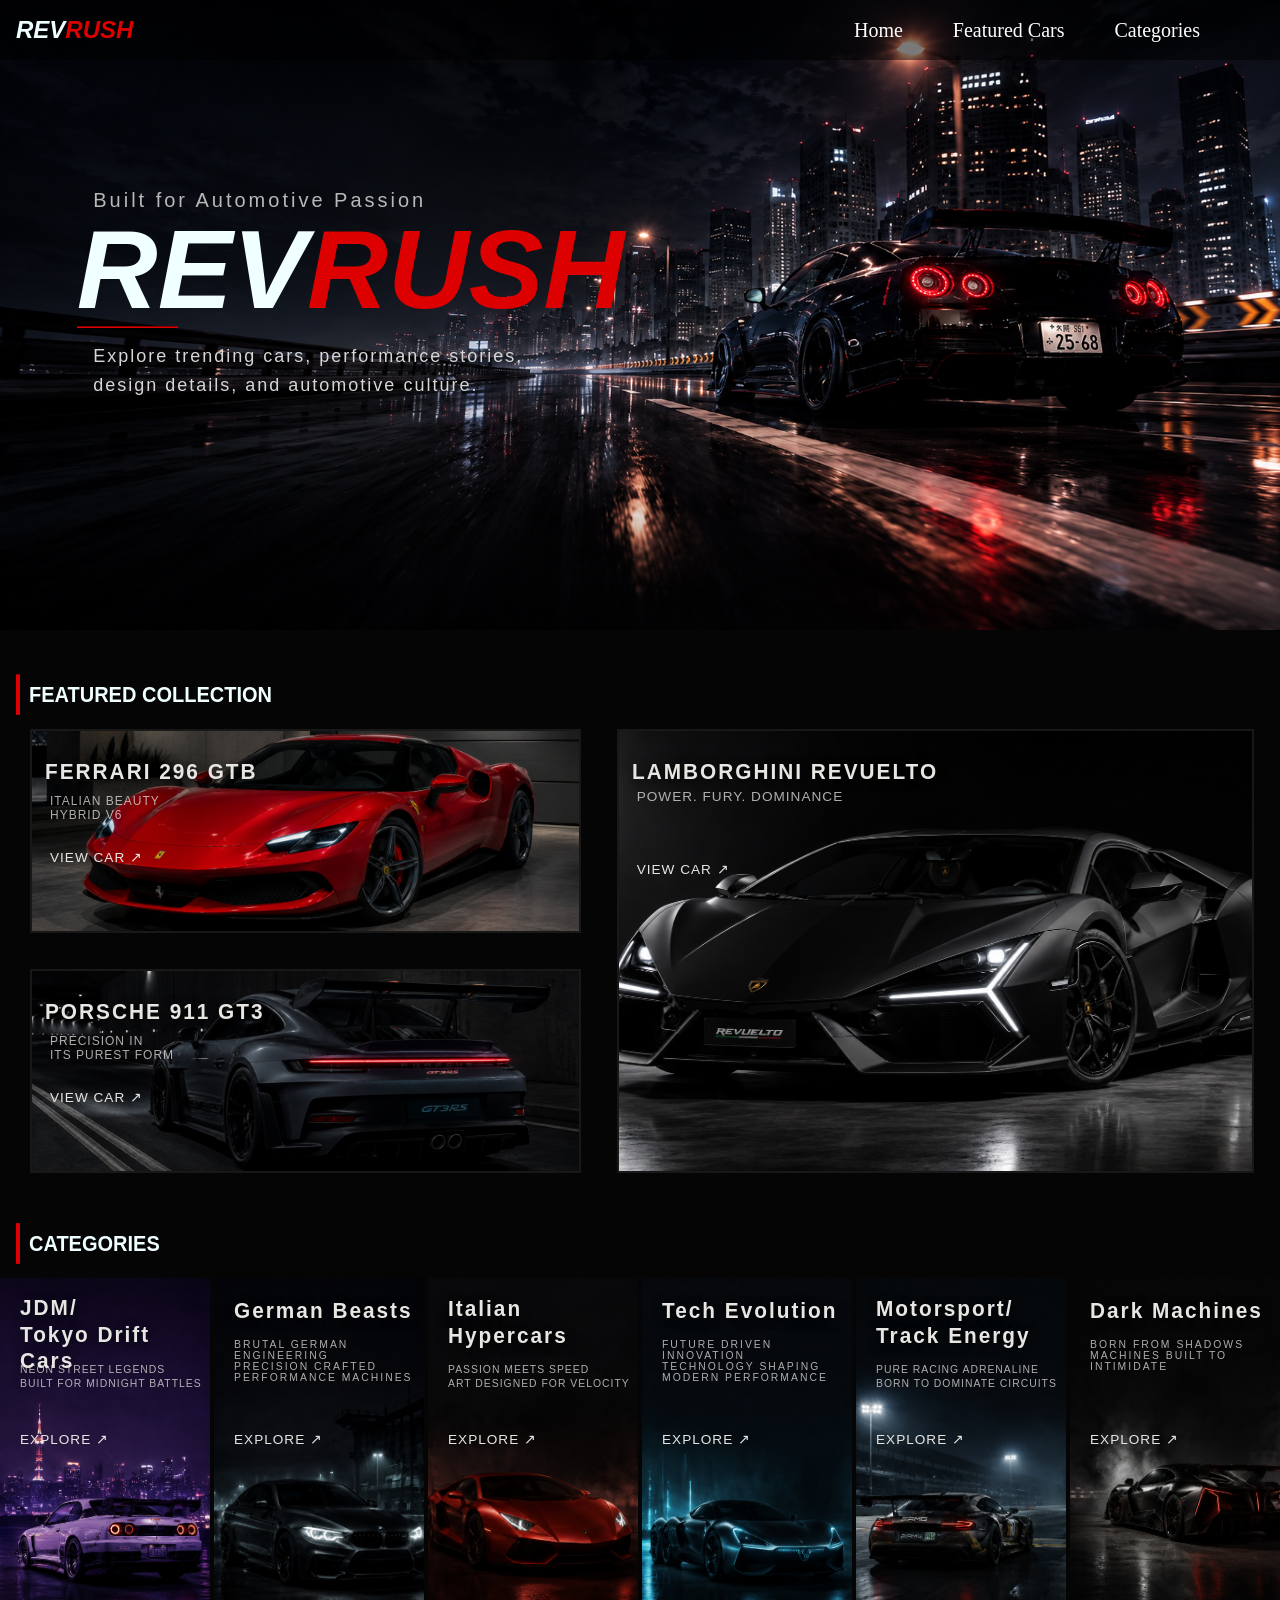
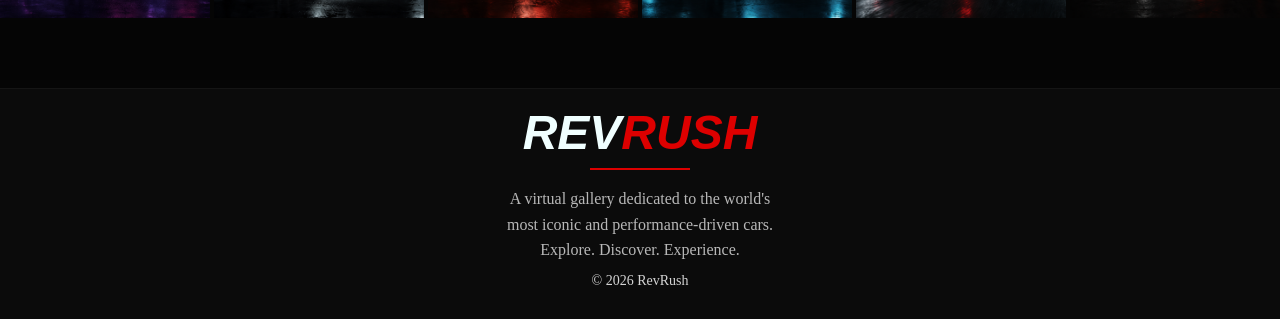
<file: index.html>
<!DOCTYPE html>
<html lang="en">
    <head>
        <meta charset = "UTF-8">
        <meta name="robots" content="index, follow, max-image-preview:large">
        <link rel = "stylesheet" href = "./styles.css" />
        <link rel="stylesheet" href="https://cdnjs.cloudflare.com/ajax/libs/font-awesome/6.5.1/css/all.min.css">
    </head>
    <body>
        
<!--Home section-->
        <section id="home">
        <!--Navigation bar-->
            <nav class="navbar">
                    <div class="logo">
                        <p>
                            <span class="white">REV</span><span class="red">RUSH</span>
                        </p>  
                    </div>
                    <!--Navigation items-->
                    <ul class="nav-links">
                        <li><a class="home" href="#home">Home</a></li>
                        <li><a class="featured" href="#featured">Featured Cars</a></li>
                        <li><a class="category" href="#categories">Categories</a></li>
                    </ul>
            </nav>
        <!--Home page main car image-->
                <img class = "car1" src = "car1-old-regenerated.png">
        <!--Bio and Subtitle-->
            <div class = "box1">
                <h3 class="bio">Built for Automotive Passion</h3>
                <h1>   
                    <span class="white">REV</span><span class="red">RUSH</span>
                </h1>
                <hr/>
                <p class = "bio2">Explore trending cars, performance stories,<br/>design details, and automotive culture.</p>
            </div>
        </section>

<!--Featured Section-->
        <section id="featured">
            <h2 class="subsection-featured">FEATURED COLLECTION</h2>
            <div class="featured-container">
            <!--Ferrari grid-->
                <div class="img2">
                    <img src="ferrari-gtb-featured-red-reseized-img2.png">
                    <div class="img2-name">FERRARI 296 GTB</div>
                    <div class="img2-specs">Italian beauty<br/>Hybrid v6</div>
                    <a href="ferrari-gtb.html" class="view-car">View car ↗</a>
                </div>
            <!--Porsche grid-->
                <div class="img3">
                    <img src="porsche-gt3-featured-grey-resized-img3.png">
                    <div class="img3-name">PORSCHE 911 GT3</div>
                    <div class="img3-specs">Precision In <br/>Its Purest Form</div>
                    <a href="porsche-gt3.html" class="view-car">View car ↗</a>
                </div>
            <!--Lamorghini grid-->
                <div class="img4">
                    <img src="Lamborghini Revuelto-original-black-featured.png">
                    <div class="img4-name">LAMBORGHINI REVUELTO</div>
                    <div class="img4-specs">Power. Fury. Dominance</div>
                    <a href="lamborghini.html" class="view-car-img4">View car ↗</a>
                </div> 
            </div>
        </section>
        
<!--Categories Section-->
        <section id="categories">
            <h2 class="subsection-categories">CATEGORIES</h2>
            <div class="categories-container">
            <!--JDM/Tokyo Cars category-->
                <div class="img5">
                    <img src="img5.png">
                    <div class="category-title">JDM/ <br/>Tokyo Drift Cars</div>
                    <div class="img5-specs">Neon Street Legends <br/>Built For Midnight Battles</div>
                    <a href="category-jdm.html" class="explore">Explore ↗</a>
                </div>
            <!--German Beasts category-->
                <div class="img6">
                    <img src="img6.png">
                    <div class="category-title">German Beasts</div>
                    <div class="img6-specs">Brutal German Engineering<br/>Precision Crafted Performance Machines</div>
                    <a href="category-german.html" class="explore">Explore ↗</a>
                </div>
            <!--Italian Hypercars category-->
                <div class="img7">
                    <img src="img7.png">
                    <div class="category-title">Italian <br/> Hypercars</div>
                    <div class="img7-specs">Passion Meets Speed <br/>Art Designed For Velocity</div>
                    <a href="category-italian.html" class="explore">Explore ↗</a>
                </div>
            <!--Tech Evolution category-->
                <div class="img8">
                    <img src="img8.png">
                    <div class="category-title">Tech Evolution</div>
                    <div class="img8-specs">Future Driven Innovation <br/>Technology Shaping Modern Performance</div>
                    <a href="category-tech.html" class="explore">Explore ↗</a>
                </div>
            <!--Track Energy category-->
                <div class="img9">
                    <img src="img9.png">
                    <div class="category-title">Motorsport/ <br/> Track Energy</div>
                    <div class="img9-specs">Pure Racing Adrenaline <br/>Born To Dominate Circuits</div>
                    <a href="category-motorcar.html" class="explore">Explore ↗</a>
                </div>
            <!--Dark Machines category-->
                <div class="img10">
                    <img src="img10.png">
                    <div class="category-title">Dark Machines</div>
                    <div class="img10-specs">Born From Shadows<br/>Machines Built To Intimidate</div>
                    <a href="category-darkmachines.html" class="explore">Explore ↗</a>
                </div>
            </div>
        </section>

<!--Footer section-->
        <section id="footer">
                <div class="footer-logo">
                    <span class="white1">REV</span><span class="red1">RUSH</span>
                </div>
                <div class="footer-line"></div>
                <p  class="logo-specs">A virtual gallery dedicated to the world's <br/>most iconic and performance-driven cars. <br/>Explore. Discover. Experience.</p>
                <p class="copyright">© 2026 RevRush</p>
        </section>
    </body>
</html>
</file>
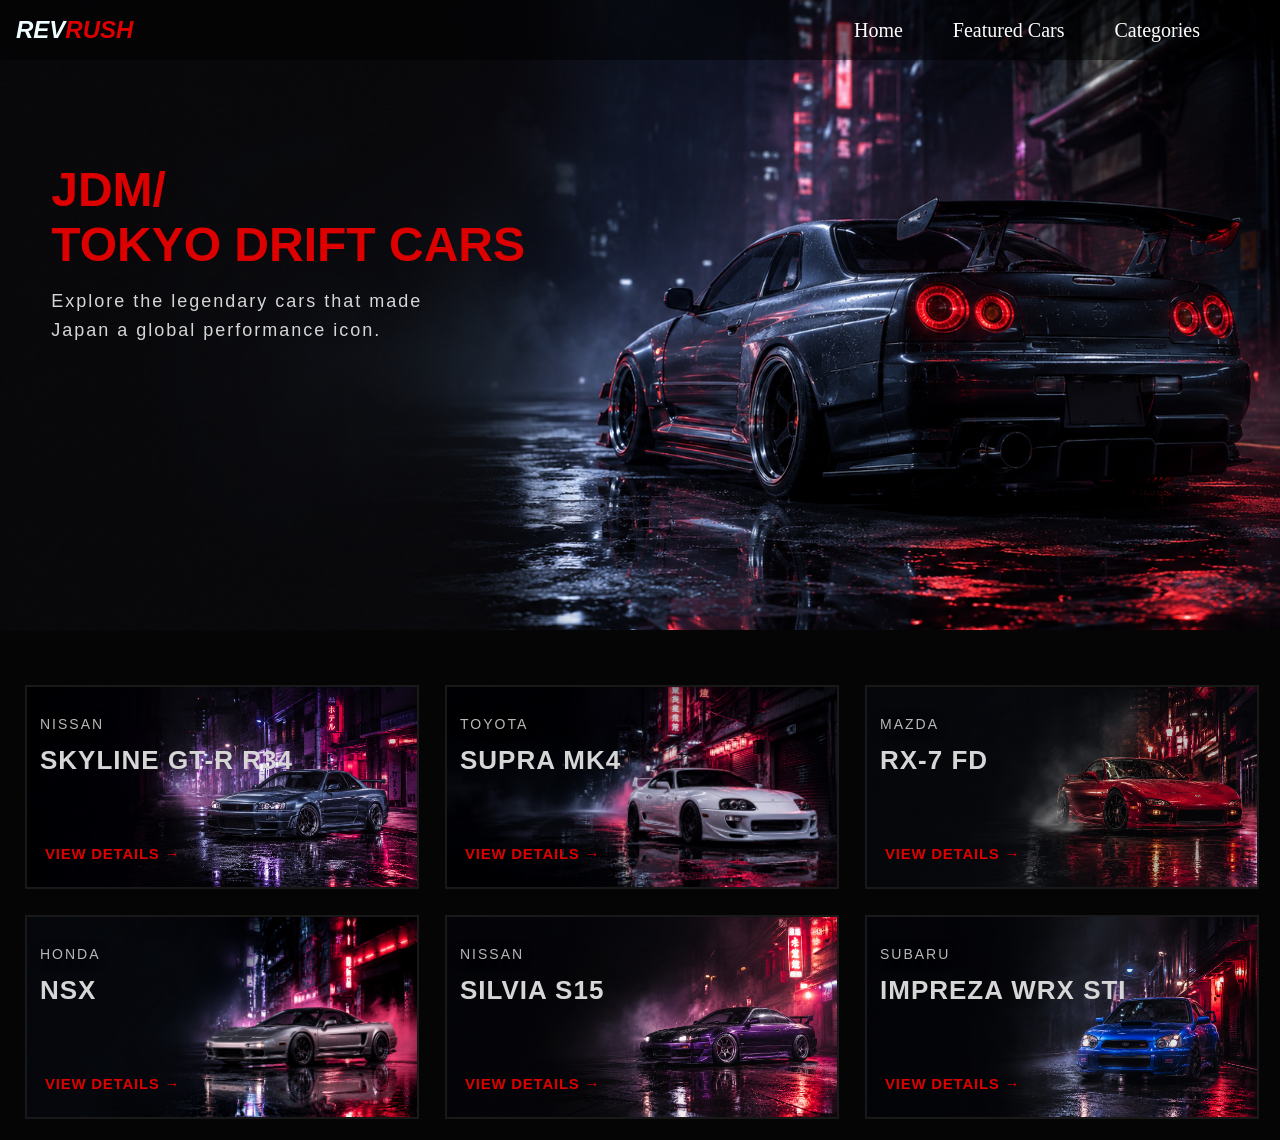
<file: category-jdm.html>
<!DOCTYPE html>
<html lang="en">
    <head>
        <meta charset = "UTF-8">
        <meta name="robots" content="index, follow, max-image-preview:large">
        <link rel = "stylesheet" href = "./common-category-cars.css" />
        <link rel="stylesheet" href="https://cdnjs.cloudflare.com/ajax/libs/font-awesome/6.5.1/css/all.min.css">
    </head>

    <body>
        <!--Navigation bar-->
            <nav class="navbar">
                    <div class="logo">
                        <p>
                            <span class="white">REV</span><span class="red">RUSH</span>
                        </p>  
                    </div>
                    <!--Navigation items-->
                    <ul class="nav-links">
                        <li><a class="home" href="index.html#home">Home</a></li>
                        <li><a class="featured" href="index.html#featured">Featured Cars</a></li>
                        <li><a class="category" href="index.html#categories">Categories</a></li>
                    </ul>
            </nav> 

        <!--Hero section-->
            <img class = "car-hero" src = "hero-jdm.png">
            <div class = "hero">
                <div class="categrory-name">JDM/ <br/>TOKYO DRIFT CARS</div>
                <div class="bio">Explore the legendary cars that made <br/>Japan a global performance icon.</div>
            </div>

        <!--JDM Collection section-->
            <section class="all-cars">
                <div class="car">
                    <img src="car1-jdm.png">
                    <div class="brand">NISSAN</div>
                    <div class="model">SKYLINE GT-R R34</div>
                    <a href="comming-soon.html" class="view-details">View Details →</a>
                </div>

                <div class="car">
                    <img src="car2-jdm.png">
                    <div class="brand">TOYOTA</div>
                    <div class="model">SUPRA MK4</div>
                    <a href="comming-soon.html" class="view-details">View Details →</a>
                </div>

                <div class="car">
                    <img src="car3-jdm.png">
                    <div class="brand">MAZDA</div>
                    <div class="model">RX-7 FD</div>
                    <a href="comming-soon.html" class="view-details">View Details →</a>
                </div>

                <div class="car">
                    <img src="car4-jdm.png">
                    <div class="brand">HONDA</div>
                    <div class="model">NSX</div>
                    <a href="comming-soon.html" class="view-details">View Details →</a>
                </div>

                <div class="car">
                    <img src="car5-jdm.png">
                    <div class="brand">NISSAN</div>
                    <div class="model">SILVIA S15</div>
                    <a href="comming-soon.html" class="view-details">View Details →</a>
                </div>

                <div class="car">
                    <img src="car6-jdm.png">  
                    <div class="brand">SUBARU</div>
                    <div class="model">IMPREZA WRX STI</div>
                    <a href="comming-soon.html" class="view-details">View Details →</a>
                </div>
            </section>
    </body>
</html>
</file>
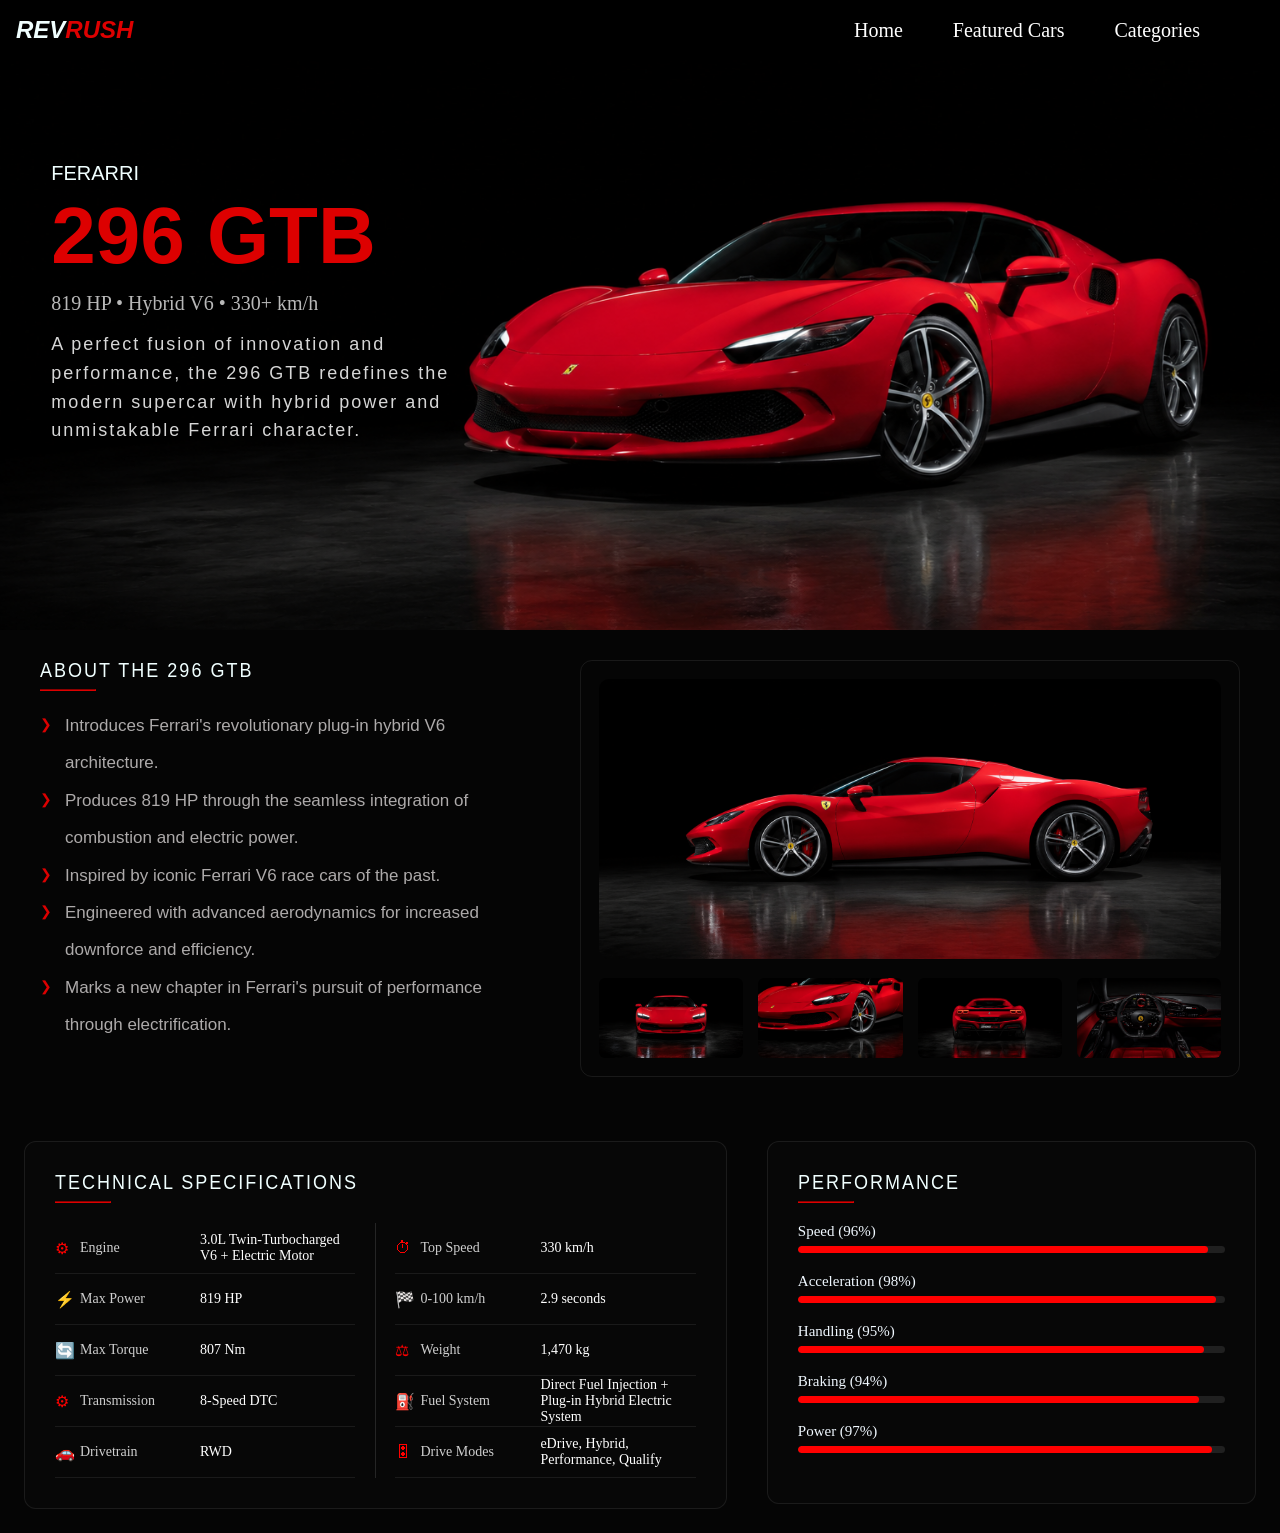
<file: ferrari-gtb.html>
<!DOCTYPE html>
<html lang="en">
    <head>
        <meta charset = "UTF-8">
        <meta name="robots" content="index, follow, max-image-preview:large">
        <link rel = "stylesheet" href = "./common-featured-cars.css" />
        <link rel="stylesheet" href="https://cdnjs.cloudflare.com/ajax/libs/font-awesome/6.5.1/css/all.min.css">
    </head>
    <body>

    <!--Navigation bar-->
            <nav class="navbar">
                    <div class="logo">
                        <p>
                            <span class="white">REV</span><span class="red">RUSH</span>
                        </p>  
                    </div>
                    <!--Navigation items-->
                    <ul class="nav-links">
                        <li><a class="home" href="index.html#home">Home</a></li>
                        <li><a class="featured" href="index.html#featured">Featured Cars</a></li>
                        <li><a class="category" href="index.html#categories">Categories</a></li>
                    </ul>
            </nav>

        <!--Hero section-->
            <img class = "car-hero" src ="ferrari-hero.png">
            <div class = "hero">
                <p class="brand">FERARRI</p>
                <p class="model">296 GTB</p>
                <p class="specs">819 HP • Hybrid V6 • 330+ km/h</p>
                <div class = "bio">A perfect fusion of innovation and performance, the 296 GTB redefines the modern supercar with hybrid power and unmistakable Ferrari character.</div>
            </div>

        <!--About section-->
            <section class="about-gallery">
                <!--Left Side-->
                <div class="about-container">
                    <div class="title">ABOUT THE 296 GTB</div>
                    <hr>
                    <ul class="about-points">
                        <li>Introduces Ferrari's revolutionary plug-in hybrid V6 architecture.</li>
                        <li>Produces 819 HP through the seamless integration of combustion and electric power.</li>
                        <li>Inspired by iconic Ferrari V6 race cars of the past.</li>
                        <li>Engineered with advanced aerodynamics for increased downforce and efficiency.</li>
                        <li>Marks a new chapter in Ferrari's pursuit of performance through electrification.</li>
                    </ul>
                </div>
                <!--Right Side-->
                <div class="gallery-container">
                    <img src="large-image-ferrari.png" class="main-image">
                    <div class="thumbnails">
                        <img src="thumb1-ferarri.png">
                        <img src="thumb2-ferarri.png">
                        <img src="thumb3-ferarri.png">
                        <img src="thumb4-ferarri.png    ">
                    </div>
                </div>
            </section>

        <!--Specifications and Performance Section-->
            <section class="car-specs">

                <div class="spec-container">

                <!--Technical Specifications section-->
                    <div class="tech-specs">

                        <div class="title">TECHNICAL SPECIFICATIONS</div>
                        <hr/>

                            <div class="spec-grid">

                                <div class="spec">
                                    <span class="icon">⚙</span>
                                    <span class="label">Engine</span>
                                    <span class="value">3.0L Twin-Turbocharged V6 + Electric Motor</span>
                                </div>

                                <div class="spec">
                                    <span class="icon">⏱</span>
                                    <span class="label">Top Speed</span>
                                    <span class="value">330 km/h</span>
                                </div>

                                <div class="spec">
                                    <span class="icon">⚡</span>
                                    <span class="label">Max Power</span>
                                    <span class="value">819 HP</span>
                                </div>

                                <div class="spec">
                                    <span class="icon">🏁</span>
                                    <span class="label">0-100 km/h</span>
                                    <span class="value">2.9 seconds</span>
                                </div>

                                <div class="spec">
                                    <span class="icon">🔄</span>
                                    <span class="label">Max Torque</span>
                                    <span class="value">807 Nm</span>
                                </div>

                                <div class="spec">
                                    <span class="icon">⚖</span>
                                    <span class="label">Weight</span>
                                    <span class="value">1,470 kg</span>
                                </div>

                                <div class="spec">
                                    <span class="icon">⚙</span>
                                    <span class="label">Transmission</span>
                                    <span class="value">8-Speed DTC</span>
                                </div>

                                <div class="spec">
                                    <span class="icon">⛽</span>
                                    <span class="label">Fuel System</span>
                                    <span class="value">Direct Fuel Injection + Plug-in Hybrid Electric System</span>
                                </div>

                                <div class="spec">
                                    <span class="icon">🚗</span>
                                    <span class="label">Drivetrain</span>
                                    <span class="value">RWD</span>
                                </div>

                                <div class="spec">
                                    <span class="icon">🎛</span>
                                    <span class="label">Drive Modes</span>
                                    <span class="value">eDrive, Hybrid, Performance, Qualify</span>
                                </div>

                            </div>
                        </div>

                        <!--Performance section -->
                        <div class="performance">

                            <div class="title">PERFORMANCE</div>
                            <hr/>

                            <div class="bar">
                                <span>Speed (96%)</span>
                                <div class="track">
                                    <div class="fill" style="width:96%"></div>
                                </div>
                            </div>

                            <div class="bar">
                                <span>Acceleration (98%)</span>
                                <div class="track">
                                    <div class="fill" style="width:98%"></div>
                                </div>
                            </div>

                            <div class="bar">
                                <span>Handling (95%)</span>
                                <div class="track">
                                    <div class="fill" style="width:95%"></div>
                                </div>
                            </div>

                            <div class="bar">
                                <span>Braking (94%)</span>
                                <div class="track">
                                    <div class="fill" style="width:94%"></div>
                                </div>
                            </div>

                            <div class="bar">
                                <span>Power (97%)</span>
                                <div class="track">
                                    <div class="fill" style="width:97%"></div>
                                </div>
                            </div>

                        </div>
                    </div>
                </div>
            </section>
</file>
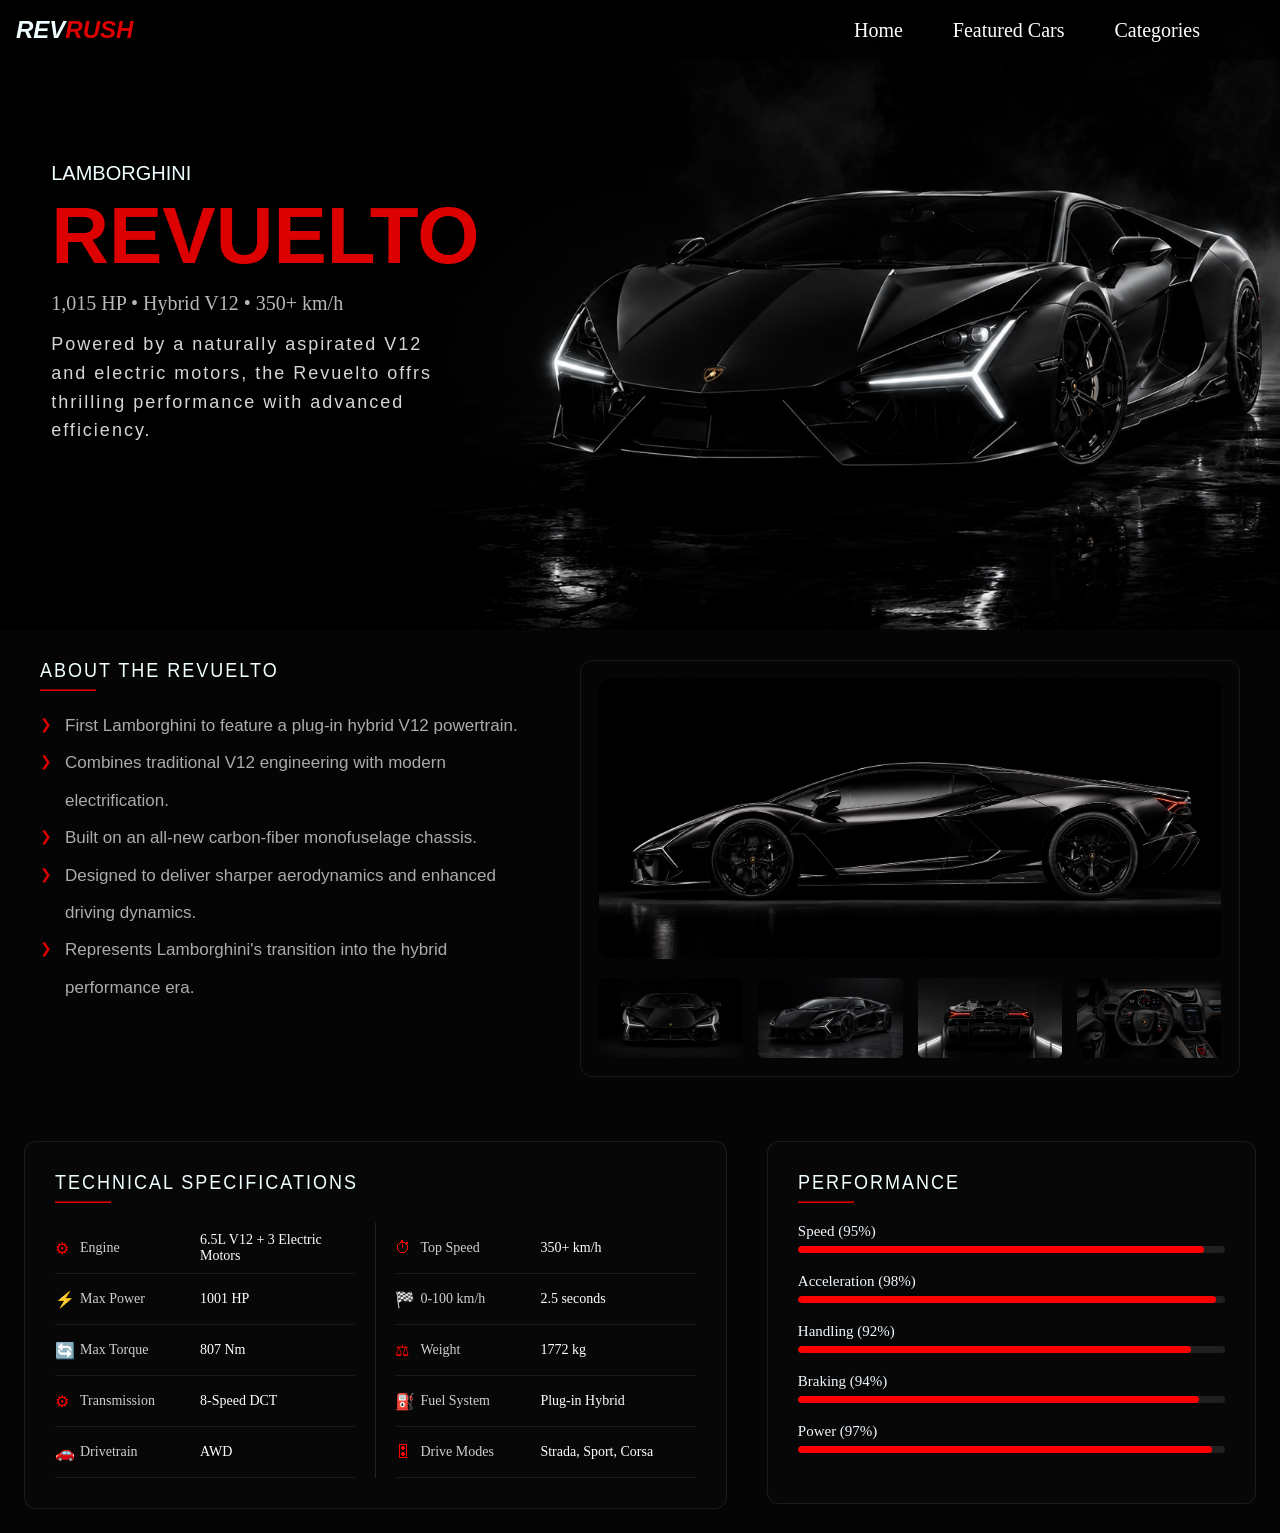
<file: lamborghini.html>
<!DOCTYPE html>
<html lang="en">
    <head>
        <meta charset = "UTF-8">
        <meta name="robots" content="index, follow, max-image-preview:large">
        <link rel = "stylesheet" href = "./common-featured-cars.css" />
        <link rel="stylesheet" href="https://cdnjs.cloudflare.com/ajax/libs/font-awesome/6.5.1/css/all.min.css">
    </head>
    <body>
        <!--Navigation bar-->
            <nav class="navbar">
                    <div class="logo">
                        <p>
                            <span class="white">REV</span><span class="red">RUSH</span>
                        </p>  
                    </div>
                    <!--Navigation items-->
                    <ul class="nav-links">
                        <li><a class="home" href="index.html#home">Home</a></li>
                        <li><a class="featured" href="index.html#featured">Featured Cars</a></li>
                        <li><a class="category" href="index.html#categories">Categories</a></li>
                    </ul>
            </nav> 
        <!--Hero section-->
            <img class = "car-hero" src = "Lamborghini-hero.png">
            <div class = "hero">
                <p class="brand">LAMBORGHINI</p>
                <p class="model">REVUELTO</p>
                <p class="specs">1,015 HP • Hybrid V12 • 350+ km/h</p>
                <div class = "bio">Powered by a naturally aspirated V12 and electric motors, the Revuelto offrs thrilling performance with advanced efficiency.</div>
            </div>

        <!--About section-->
            <section class="about-gallery">
                <!-- Left Side -->
                <div class="about-container">
                    <div class="title">ABOUT THE REVUELTO</div>
                    <hr>
                    <ul class="about-points">
                        <li>First Lamborghini to feature a plug-in hybrid V12 powertrain.</li>
                        <li>Combines traditional V12 engineering with modern electrification.</li>
                        <li>Built on an all-new carbon-fiber monofuselage chassis.</li>
                        <li>Designed to deliver sharper aerodynamics and enhanced driving dynamics.</li>
                        <li>Represents Lamborghini's transition into the hybrid performance era.</li>
                    </ul>
                </div>
            <!-- Right Side -->
                <div class="gallery-container">
                    <img src=" large-image-lambo.png" class="main-image">
                    <div class="thumbnails">
                        <img src="thumb1-lambo.png">
                        <img src="thumb2-lambo.png ">
                        <img src="thumb3-lambo.png">
                        <img src="thumb4-lambo.png">
                    </div>
                </div>
            </section>

        <!--Specifications and Performance Section-->
            <section class="car-specs">

                <div class="spec-container">

                <!--Technical Specifications section-->
                    <div class="tech-specs">

                        <div class="title">TECHNICAL SPECIFICATIONS</div>
                        <hr/>

                            <div class="spec-grid">

                                <div class="spec">
                                    <span class="icon">⚙</span>
                                    <span class="label">Engine</span>
                                    <span class="value">6.5L V12 + 3 Electric Motors</span>
                                </div>

                                <div class="spec">
                                    <span class="icon">⏱</span>
                                    <span class="label">Top Speed</span>
                                    <span class="value">350+ km/h</span>
                                </div>

                                <div class="spec">
                                    <span class="icon">⚡</span>
                                    <span class="label">Max Power</span>
                                    <span class="value">1001 HP</span>
                                </div>

                                <div class="spec">
                                    <span class="icon">🏁</span>
                                    <span class="label">0-100 km/h</span>
                                    <span class="value">2.5 seconds</span>
                                </div>

                                <div class="spec">
                                    <span class="icon">🔄</span>
                                    <span class="label">Max Torque</span>
                                    <span class="value">807 Nm</span>
                                </div>

                                <div class="spec">
                                    <span class="icon">⚖</span>
                                    <span class="label">Weight</span>
                                    <span class="value">1772 kg</span>
                                </div>

                                <div class="spec">
                                    <span class="icon">⚙</span>
                                    <span class="label">Transmission</span>
                                    <span class="value">8-Speed DCT</span>
                                </div>

                                <div class="spec">
                                    <span class="icon">⛽</span>
                                    <span class="label">Fuel System</span>
                                    <span class="value">Plug-in Hybrid</span>
                                </div>

                                <div class="spec">
                                    <span class="icon">🚗</span>
                                    <span class="label">Drivetrain</span>
                                    <span class="value">AWD</span>
                                </div>

                                <div class="spec">
                                    <span class="icon">🎛</span>
                                    <span class="label">Drive Modes</span>
                                    <span class="value">Strada, Sport, Corsa</span>
                                </div>

                            </div>
                        </div>

                    <!--Performance section-->
                        <div class="performance">

                            <div class="title">PERFORMANCE</div>
                            <hr/>

                            <div class="bar">
                                <span>Speed (95%)</span>
                                <div class="track">
                                    <div class="fill" style="width:95%"></div>
                                </div>
                            </div>

                            <div class="bar">
                                <span>Acceleration (98%)</span>
                                <div class="track">
                                    <div class="fill" style="width:98%"></div>
                                </div>
                            </div>

                            <div class="bar">
                                <span>Handling (92%)</span>
                                <div class="track">
                                    <div class="fill" style="width:92%"></div>
                                </div>
                            </div>

                            <div class="bar">
                                <span>Braking (94%)</span>
                                <div class="track">
                                    <div class="fill" style="width:94%"></div>
                                </div>
                            </div>

                            <div class="bar">
                                <span>Power (97%)</span>
                                <div class="track">
                                    <div class="fill" style="width:97%"></div>
                                </div>
                            </div>

                        </div>
                    </div>
                </div>
            </section>
    </body>
</html>
</file>
<file: styles.css>
body{
    margin: 0;
    background : #050505;
}

/*Tablets*/
@media(max-width:1024px){
    .car1{
        width:90%;
    }
}

/*Mobile*/
@media(max-width:768px){
    .car1{
        width:95%;
    }
}

/*Small phones*/
@media(max-width:480px){
    .car1{
        width:100%;
    }
}

/*Laptop*/
.car1{
    width:100%;
    height:70vh;
    object-fit:cover;
    display: block;
    margin-bottom: 30px;
}

.box1{
    position: absolute;
    top: 18%;
    left: 6%;  
}
.white{
    font-size: 7rem;
    color: azure;
    font-family: "Rajdhani", sans-serif;
    font-weight: 600;
    font-style: italic;
}
.red{
    font-size: 7rem;
    color: rgb(221, 0, 0);
    font-family: "Rajdhani", sans-serif;
    font-weight: 600;
    font-style: italic;
}
.bio{
    font-size: 20px;
    color: #B8B8B8;
    letter-spacing: 3px;
    font-family: "Orbitron", sans-serif;
    font-optical-sizing: auto;
    font-weight: 100;
    padding: 0%;
    margin-left: 3%;
    margin-bottom: -5%;
    margin-top: 5%;
}
hr{
    display: block;
    margin-top: -5%;
    margin-bottom: 30px;
    margin-left: 0;
    border-left: 0;
    padding-left: 0;
    width:  100px;
    border-color: rgb(221, 0, 0);
}

.bio2{
    font-family: "Inter", sans-serif;
    font-size: 18px;
    color: #D6D6D6;
    font-weight: 400;
    line-height: 1.6;
    letter-spacing: 2px;
    margin-left: 3%;
    margin-top: -3%;
}

.logo{
    display: flex;
}

.logo .white,
.logo .red{
    font-size: 1.5rem;
}
.nav-links{
    display:flex;
    gap:50px;
    list-style:none;
    margin-left: auto;
}

.home, .category, .featured, .stories, .about{
    color: rgb(255, 255, 255);
    text-decoration: none;
    font-size: 15pt;
}

.navbar{
    position: fixed;
    width: 100%;
    display: flex;
    justify-content: space-between;
    align-items: center;
    padding-left: 1rem;
    padding-right: 5rem;
    box-sizing: border-box;
    background: rgba(0, 0, 0, 0.5);    
}

.subsection-featured, .subsection-categories{
    display: inline-block;
    color: azure;
    font-family: "Sintony", sans-serif;
    transform: scaleY(1.1);
    font-weight: 550;
    font-size: 20px;
    margin: 1rem;
    padding-top: 7px;
    padding-bottom: 7px;
    padding-left: 9px;
    border: 4px rgb(221, 0, 0);
    border-left-style: solid;  

}

.featured-container{
    display: grid;
    grid-template-columns: 1fr 1fr 2.5fr;
    grid-template-rows: 200px 200px;  
    padding: 0px 30px 40px 30px;    
    gap: 40px;
}
.featured-container img{
    width: 100%;
    height: 100%;
    object-fit: cover;
    border-style: outset;
    border: 2px solid rgb(255,255,255,.08); 
}

.img2{
    position: relative;
    grid-column: span 2;
}

.img3{
    position: relative;
    order: 1;
    grid-column: span 2;
}

.img4{
    position: relative;
    grid-row: span 2;
}

.img2-name, .img3-name, .img4-name{
    position: absolute;
    font-family: "Rajdhani", sans-serif;
    font-size: 1.3rem;
    transform: scaleY(1.1);
    text-shadow: 0 2px 10px rgba(0,0,0,.8);
    letter-spacing: 2px;
    font-weight: 550;
    color: #E8E6E3;
    top: 30px;
    left: 15px;
}

.img2-specs, .img3-specs{
    position: absolute;
    font-family: "Inter", sans-serif;
    font-size: 0.75rem;
    font-weight: 500;
    letter-spacing: 1px;
    color: rgba(232,230,227,.75);
    text-transform: uppercase;
    left: 20px;
    top: 65px;
}

.img4-specs{
    position: absolute;
    font-family: "Inter", sans-serif;
    font-size: 0.85rem;
    font-weight: 500;
    letter-spacing: 1px;
    color: rgba(232,230,227,.75);
    text-transform: uppercase;
    top:60px;
    left: 20px;
}

.view-car, .view-car-img4{
    position: absolute;
    font-family: "Orbitron", sans-serif;
    font-size: 0.85rem;
    letter-spacing: 1px;
    text-transform: uppercase;
    font-optical-sizing: auto;
    color: #E8E6E3;
    border:2px rgba(232,230,227,.3);
    top: 60%;
    left: 20px;
    transition: .3s ease;
    text-decoration: none;
}

.view-car-img4{
    top: 30%;

}
.view-car:hover, .view-car-img4:hover{
    letter-spacing: 3px;
}

.img5, .img6, .img7, .img8, .img9, .img10{
    position: relative;
    overflow: hidden;
    flex: 1;
}
.categories-container{
    position: relative;
    display: flex;
    width: 100%;
    height: 340px;
    gap: 4px;
    padding-bottom: 70px;
}

.categories-container img{
    width: 100%;
    height: 100%;
    object-fit: cover;
}

.categories-container > div{
    flex: 1;
    overflow: hidden;
}

.category-title{
    position: absolute;
    top: 20px;
    left: 20px;

    font-family: "Rajdhani", sans-serif;
    font-size: 1.30rem;
    transform: scaleY(1.1);
    text-shadow: 0 2px 10px rgba(0,0,0,.8);
    letter-spacing: 2px;
    font-weight: 550;
    color: #E8E6E3;
}

.img5-specs, .img7-specs, .img9-specs{
    position: absolute;
    font-family: "Inter", sans-serif;
    font-size: 0.65rem;
    font-weight: 500;
    letter-spacing: 1px;
    line-height: 14px;
    color: rgba(232,230,227,.75);
    text-transform: uppercase;
    left: 20px;
    top: 25%;
}

.img6-specs, .img8-specs, .img10-specs{
    position: absolute;
    font-family: "Inter", sans-serif;
    font-size: 0.65rem;
    font-weight: 500;
    letter-spacing: 2px;
    color: rgba(232,230,227,.75);
    text-transform: uppercase;
    left: 20px;
    top: 18%;
}

.explore{
    position: absolute;
    letter-spacing: 1px;
    font-family: "Orbitron", sans-serif;
    font-optical-sizing: auto;
    font-size: 0.85rem;
    letter-spacing: 1px;
    text-transform: uppercase;
    transform: scaleY(1);
    color: #E8E6E3;
    top: 45%;
    left: 20px;
    transition: .3s ease;
    text-decoration: none;
}

.explore:hover{
    letter-spacing: 3px;
}

#footer{
    background: #0B0B0B;
    border-top: 1px solid #151515;
    padding: 1rem .5rem;
    text-align: center;
}

.white1,
.red1{
    font-size: 3rem;
    font-family: "Rajdhani", sans-serif;
    font-weight: 600;
    font-style: italic;
}

.white1{
    color: azure;
}

.red1{
    color: rgb(221, 0, 0);
}

.logo-specs{
    color: #B8B8B8;
    font-size: 1rem;
    line-height: 1.6;
    max-width: 550px;
    margin: .5rem auto;
}

.copyright{
    color: rgba(255, 255, 255, 0.829);
    font-size: 14px;
    margin-top: 10px;
}

.logo-specs1{
    color: #8A8A8A;
    text-transform: uppercase;
    letter-spacing: 4px;
    font-size: .75rem;
}

.footer-line{
    width: 100px;
    height: 2px;
    background: rgb(221, 0, 0);
    
    margin: 0.5rem auto 1rem;
}
</file>
<file: common-category-cars.css>
body{
    margin: 0;
    background : #050505;
}

.nav-links{
    display:flex;
    gap:50px;
    list-style:none;
    margin-left: auto;
}

.home, .category, .featured, .stories, .about{
    color: rgb(255, 255, 255);
    text-decoration: none;
    font-size: 15pt;
}

.navbar{
    position: fixed;
    width: 100%;
    display: flex;
    justify-content: space-between;
    align-items: center;
    padding-left: 1rem;
    padding-right: 5rem;
    box-sizing: border-box;
    background: rgba(0, 0, 0, 0.5);    
}

.logo{
    display: flex;
}

.logo .white,
.logo .red{
    font-size: 1.5rem;
}

.white{
    font-size: 7rem;
    color: azure;
    font-family: "Rajdhani", sans-serif;
    font-weight: 600;
    font-style: italic;
}
.red{
    font-size: 7rem;
    color: rgb(221, 0, 0);
    font-family: "Rajdhani", sans-serif;
    font-weight: 600;
    font-style: italic;
}

.car-hero{
    width:100%;
    height:70vh;
    object-fit:cover;
    display: block;
    margin-bottom: 30px;
}

.hero{
    position: absolute;
    top: 18%;
    left: 4%;  
}

.categrory-name{
    font-size: 3rem;
    color: rgb(221, 0, 0);
    font-family: "Rajdhani", sans-serif;
    font-weight: 600;
}


.bio{
    font-family: "Inter", sans-serif;
    font-size: 18px;
    color: #D6D6D6;
    font-weight: 400;
    line-height: 1.6;
    letter-spacing: 2px;
    padding-top: 15px;
    max-width: 400px;
}


.all-cars{
    display: grid;
    grid-template-columns: 1fr 1fr 1fr;
    grid-template-rows: 200px 200px;    
    padding: 25px; 
    gap: 30px;
}

.all-cars img{
    width: 100%;
    height: 100%;
    object-fit: cover;
    border-style: outset;
    border: 2px solid rgb(255,255,255,.08); 
}

.car{
    position: relative;
    grid-column: span 1;
}

.brand{
    position: absolute;
    font-family: "Inter", sans-serif;
    font-size: 14px;
    transform: scaleY(1.1);
    text-shadow: 0 2px 10px rgba(0,0,0,.8);
    letter-spacing: 2px;
    font-weight: 500;
    color: #B8B8B8;
    top: 30px;
    left: 15px;
}

.model{
    position: absolute;
    font-family: "Rajdhani", sans-serif;
    font-size: 26px;
    font-weight: 550;
    letter-spacing: 1px;
    color: #D6D6D6;
    text-transform: uppercase;
    top: 60px;
    left: 15px;
}

.view-details{
    position: absolute;
    font-family: "Orbitron", sans-serif;
    font-size: 15px;
    letter-spacing: .75px;
    text-transform: uppercase;
    font-optical-sizing: auto;
    color: rgb(221, 0, 0);
    top: 80%;
    left: 20px;
    transition: .3s ease;
    text-decoration: none;
    font-weight: 600;
}

.view-details:hover{
    color: #D6D6D6;
    transform: translateX(5px);
}
</file>
<file: common-featured-cars.css>
body{
    margin: 0;
    background : #050505;
}

.nav-links{
    display:flex;
    gap:50px;
    list-style:none;
    margin-left: auto;
}

.home, .category, .featured, .stories, .about{
    color: rgb(255, 255, 255);
    text-decoration: none;
    font-size: 15pt;
}

.navbar{
    position: fixed;
    width: 100%;
    display: flex;
    justify-content: space-between;
    align-items: center;
    padding-left: 1rem;
    padding-right: 5rem;
    box-sizing: border-box;
    background: rgba(0, 0, 0, 0.5);    
}

.logo{
    display: flex;
}

.logo .white,
.logo .red{
    font-size: 1.5rem;
}

.white{
    font-size: 7rem;
    color: azure;
    font-family: "Rajdhani", sans-serif;
    font-weight: 600;
    font-style: italic;
}
.red{
    font-size: 7rem;
    color: rgb(221, 0, 0);
    font-family: "Rajdhani", sans-serif;
    font-weight: 600;
    font-style: italic;
}

.car-hero{
    width:100%;
    height:70vh;
    object-fit:cover;
    display: block;
    margin-bottom: 30px;
}

.hero{
    position: absolute;
    top: 18%;
    left: 4%;  
}

.brand{
    font-size: 20px;
    color: azure;
    font-family: "Orbitron", sans-serif;
    font-optical-sizing: auto;
    font-weight: 100;
    padding: 0%;
    margin: 0;
}
.model{
    color: rgb(221, 0, 0);
    font-size: 80px;
    font-family: "Orbitron", sans-serif;
    font-optical-sizing: auto;
    font-weight: bold;
    padding-top: 5px;
    margin:0;
}
.specs{
    color: #B8B8B8;
    margin:0;
    padding-top: 10px;
    font-size: 20px;
}

.bio{
    font-family: "Inter", sans-serif;
    font-size: 18px;
    color: #D6D6D6;
    font-weight: 400;
    line-height: 1.6;
    letter-spacing: 2px;
    padding-top: 15px;
    max-width: 400px;
}

.about-section{
    margin-left: 2rem;
    margin-top: 10px;
    width: 480px;
}
.title{
    font-family: "Sintony", sans-serif;
    transform: scaleY(1.1);
    font-weight: 500;
    font-size: 18px;
    letter-spacing: 2px;
    color:azure;
}

hr{
    margin-left: 0;
    border-left: 0;
    padding-left: 0;
    width:  55px;
    border-color: rgb(221, 0, 0);
}

.about-points{
    list-style: none;
    padding-left: 0;
    width: 480px;   
}

.about-points li{
    font-family: "Manrope", sans-serif;
    font-size: 17px;
    font-weight: 400;
    color: #b5b2b2f4;
    line-height: 2.2;
    position: relative;
    padding-left: 25px;
}

.about-points li::before {
    content: "❯";
    position: absolute;
    left: 0;
    top: 2px;
    font-size: 14px;
    color: rgb(221, 0, 0);
}

.about-gallery{
    width:100%;
    padding:0 40px;
    box-sizing:border-box;
    display:flex;
    gap:60px;
    align-items:flex-start;
    padding-bottom: 40px;
}

.about-container{
    flex:4;
}

.gallery-container{
    flex:6;
    border: 1px solid rgba(255,255,255,0.08);
    border-radius: 12px;
    padding: 18px;
}

.main-image{
    width: 100%;
    height:280px;
    object-fit:cover;
    border-radius:10px;
}

.thumbnails{
    display:flex;
    gap:15px;
    margin-top:15px;
}

.thumbnails img{
    width: 100%;
    height:80px;
    object-fit:cover;
    border-radius:6px;
    cursor:pointer;
    transition:0.3s;
}

.thumbnails img:hover{
    transform:scale(1.05);
}

.car-specs{
    padding: 1.5rem;
    background:#050505;
}

.spec-container{
    display:flex;
    gap:40px;
    align-items:flex-start;
}

.tech-specs{
    width:60%;
}

.spec-grid{
    display:grid;
    grid-template-columns:1fr 1fr;
    column-gap:40px;
    position:relative;
    margin-top:20px;
}

.spec-grid::before{
    content:"";
    position:absolute;
    left:50%;
    top:0;
    bottom:0;
    width:1px;
    background:rgba(255,255,255,0.12);
}

.spec{
    display:grid;
    grid-template-columns:25px 120px 1fr;
    align-items:center;
    min-height:50px;
    border-bottom:1px solid rgba(255,255,255,0.08);
}

.icon{
    color:#ff0000;
    font-size:16px;
}

.label{
    color:#cfcfcf;
    font-size:14px;
}

.value{
    color:white;
    font-size:14px;
}

.performance {
    width: 40%;
    padding-left:20px;

}

.bar {
    margin-bottom: 20px;
    margin-top: 20px;
}

.bar span {
    display: block;
    font-size: 15px;
    margin-bottom: 6px;
    color: aliceblue;
}

.track {
    width: 100%;
    height: 7px;
    background: rgba(255,255,255,0.1);
    border-radius: 10px;
    overflow: hidden;
}

.fill {
    height: 100%;
    background: red;
    border-radius: 10px;
}

.tech-specs,
.performance{
    border:1px solid rgba(255,255,255,0.08);
    border-radius:12px;
    padding:30px;
    background:rgba(255,255,255,0.01);
}
</file>
